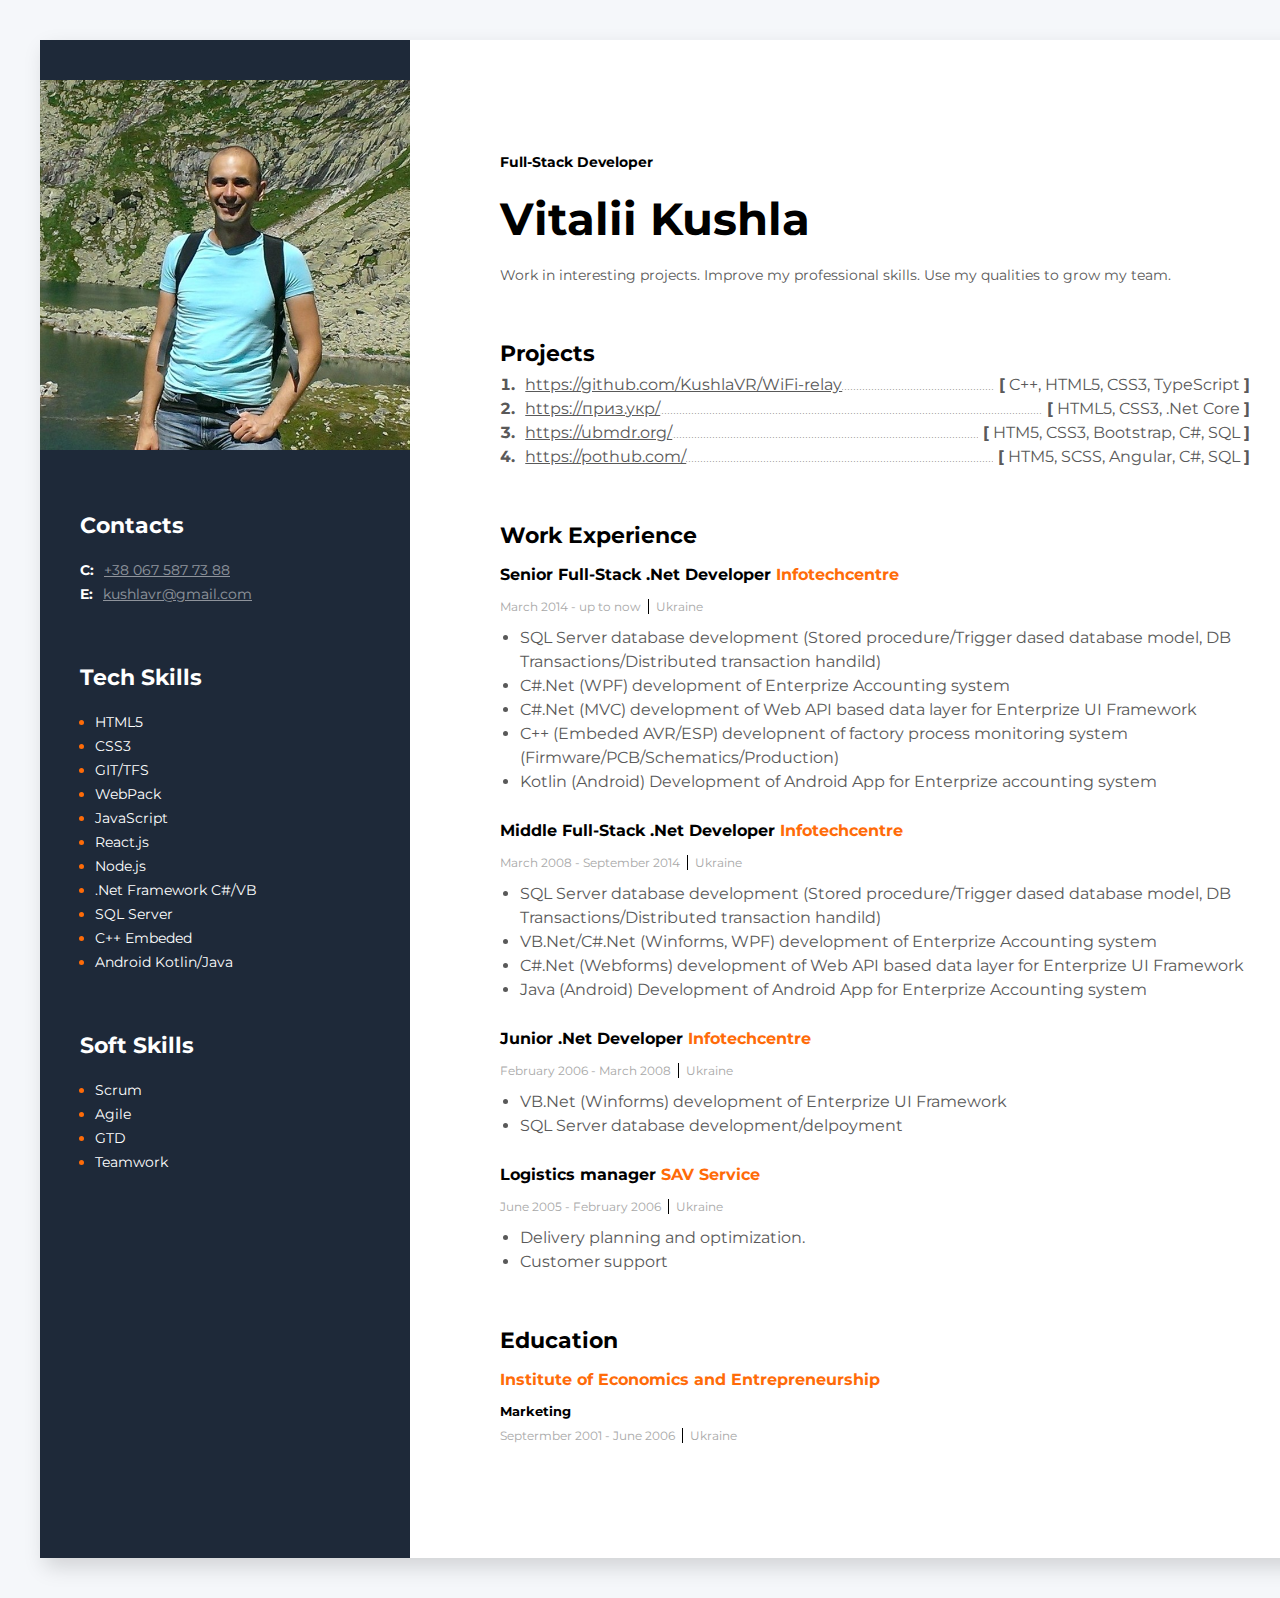
<file: index.html>
<!DOCTYPE html>
<html lang="en">

<head>
    <meta charset="UTF-8" />
    <meta name="viewport" content="width=device-width, initial-scale=1.0" />
    <meta http-equiv="X-UA-Compatible" content="ie=edge" />
    <link href="https://fonts.googleapis.com/css?family=Montserrat:400,700,900&display=swap&subset=cyrillic" rel="stylesheet">
    <link rel="stylesheet" href="css/style.css">
    <title>Vitalii Kushla: Full-Stack Developer</title>
</head>

<body>
    <!-- Main container -->
    <div class="wrapper">
        <aside class="sidebar">
            <img src="img/photo.jpg" alt="Photo - Vitalii Kushla" class="my-photo" />
            <!-- Contacts container -->
            <div class="side-block">
                <h3>Contacts</h3>
                <div><span class="type">C:</span><a href="tel:380675877388">+38 067 587 73 88</a></div>
                <div><span class="type">E:</span><a href="mailto:kushlavr@gmail.com">kushlavr@gmail.com</a></div>
            </div>
            <!-- Tech Skills container -->
            <div class="side-block">
                <h3>Tech Skills</h3>
                <ul>
                    <li><span>HTML5</span></li>
                    <li><span>CSS3</span></li>
                    <li><span>GIT/TFS</span></li>
                    <li><span>WebPack</span></li>
                    <li><span>JavaScript</span></li>
                    <li><span>React.js</span></li>
                    <li><span>Node.js</span></li>
                    <li><span>.Net Framework C#/VB</span></li>
                    <li><span>SQL Server</span></li>
                    <li><span>C++ Embeded</span></li>
                    <li><span>Android Kotlin/Java</span></li>
                </ul>
            </div>
            <!-- Soft Skills container -->
            <div class="side-block">
                <h3>Soft Skills</h3>
                <ul>
                    <li><span>Scrum</span></li>
                    <li><span>Agile</span></li>
                    <li><span>GTD</span></li>
                    <li><span>Teamwork</span></li>
                </ul>
            </div>
        </aside>

        <div class="main-container">

            <!-- About me container -->
            <div>
                <h2>Full-Stack Developer</h2>
                <h1>Vitalii Kushla</h1>
                <p>                     
                    Work in interesting projects. Improve my professional skills. Use my qualities to grow my team.
                </p>

            </div>

            <!-- Projects container -->
            <div class="container">
                <h3>Projects</h3>
                <div>
                    <ol class="projects">
                        <li><a href="https://github.com/KushlaVR/WiFi-relay" target="_blank">https://github.com/KushlaVR/WiFi-relay</a>
                            <span><b>[</b> C++, HTML5, CSS3, TypeScript <b>]</b> </span>
                        </li>
                        <li><a href="https://приз.укр/" target="_blank">https://приз.укр/</a>
                            <span><b>[</b> HTML5, CSS3, .Net Core <b>]</b></span>
                        </li>
                        <li><a href="https://ubmdr.org/" target="_blank">https://ubmdr.org/</a>
                            <span><b>[</b> HTM5, CSS3, Bootstrap, C#, SQL <b>]</b></span>
                        </li>
                        <li><a href="https://pothub.com/" target="_blank">https://pothub.com/</a>
                            <span><b>[</b> HTM5, SCSS, Angular, C#, SQL <b>]</b></span>
                        </li>
                    </ol>
                </div>
            </div>

            <!-- Work Experience container -->
            <div class="container">
                <h3>Work Experience</h3>
                <div>
                    <h4>Senior Full-Stack .Net Developer <span>Infotechcentre</span></h4>
                    <span class="date">March 2014 - up to now</span><span class="country">Ukraine</span>
                    <ul>
                        <li>SQL Server database development (Stored procedure/Trigger dased database model, DB Transactions/Distributed transaction handild)</li>
                        <li>C#.Net (WPF) development of Enterprize Accounting system</li>
                        <li>C#.Net (MVC) development of Web API based data layer for Enterprize UI Framework</li>
                        <li>C++ (Embeded AVR/ESP) developnent of factory process monitoring system (Firmware/PCB/Schematics/Production)</li>
                        <li>Kotlin (Android) Development of Android App for Enterprize accounting system</li>
                    </ul>
                </div>
                <div>
                    <h4>Middle Full-Stack .Net Developer <span>Infotechcentre</span></h4>
                    <span class="date">March 2008 - September 2014</span><span class="country">Ukraine</span>
                    <ul>
                        <li>SQL Server database development (Stored procedure/Trigger dased database model, DB Transactions/Distributed transaction handild)</li>
                        <li>VB.Net/C#.Net (Winforms, WPF) development of Enterprize Accounting system</li>
                        <li>C#.Net (Webforms) development of Web API based data layer for Enterprize UI Framework</li>
                        <li>Java (Android) Development of Android App for Enterprize Accounting system</li>
                    </ul>
                </div>

                <!-- Manager Roga & Kopyta New    -->
                <div>
                    <h4>Junior .Net Developer <span>Infotechcentre</span></h4>
                    <span class="date">February 2006 - March 2008</span><span class="country">Ukraine</span>
                    <ul>
                        <li>VB.Net (Winforms) development of Enterprize UI Framework</li>
                        <li>SQL Server database development/delpoyment</li>
                    </ul>
                </div>

                <!-- Manager Roga & Kopyta LLC    -->
                <div>
                    <h4>Logistics manager <span>SAV Service</span></h4>
                    <span class="date">June 2005 - February 2006</span><span class="country">Ukraine</span>
                    <ul>
                        <li>Delivery planning and optimization.</li>
                        <li>Customer support</li>
                    </ul>
                </div>

            </div>

            <!-- Education container -->
            <div  class="container">
                <h3>Education</h3>
                <div>
                    <h4><span>Institute of Economics and Entrepreneurship</span></h4>
                    <h5>Marketing</h5>
                    <span class="date">Septermber 2001 - June 2006</span><span class="country">Ukraine</span>
                </div>
            </div>
        </div>

    </div>

</body>

</html>
</file>
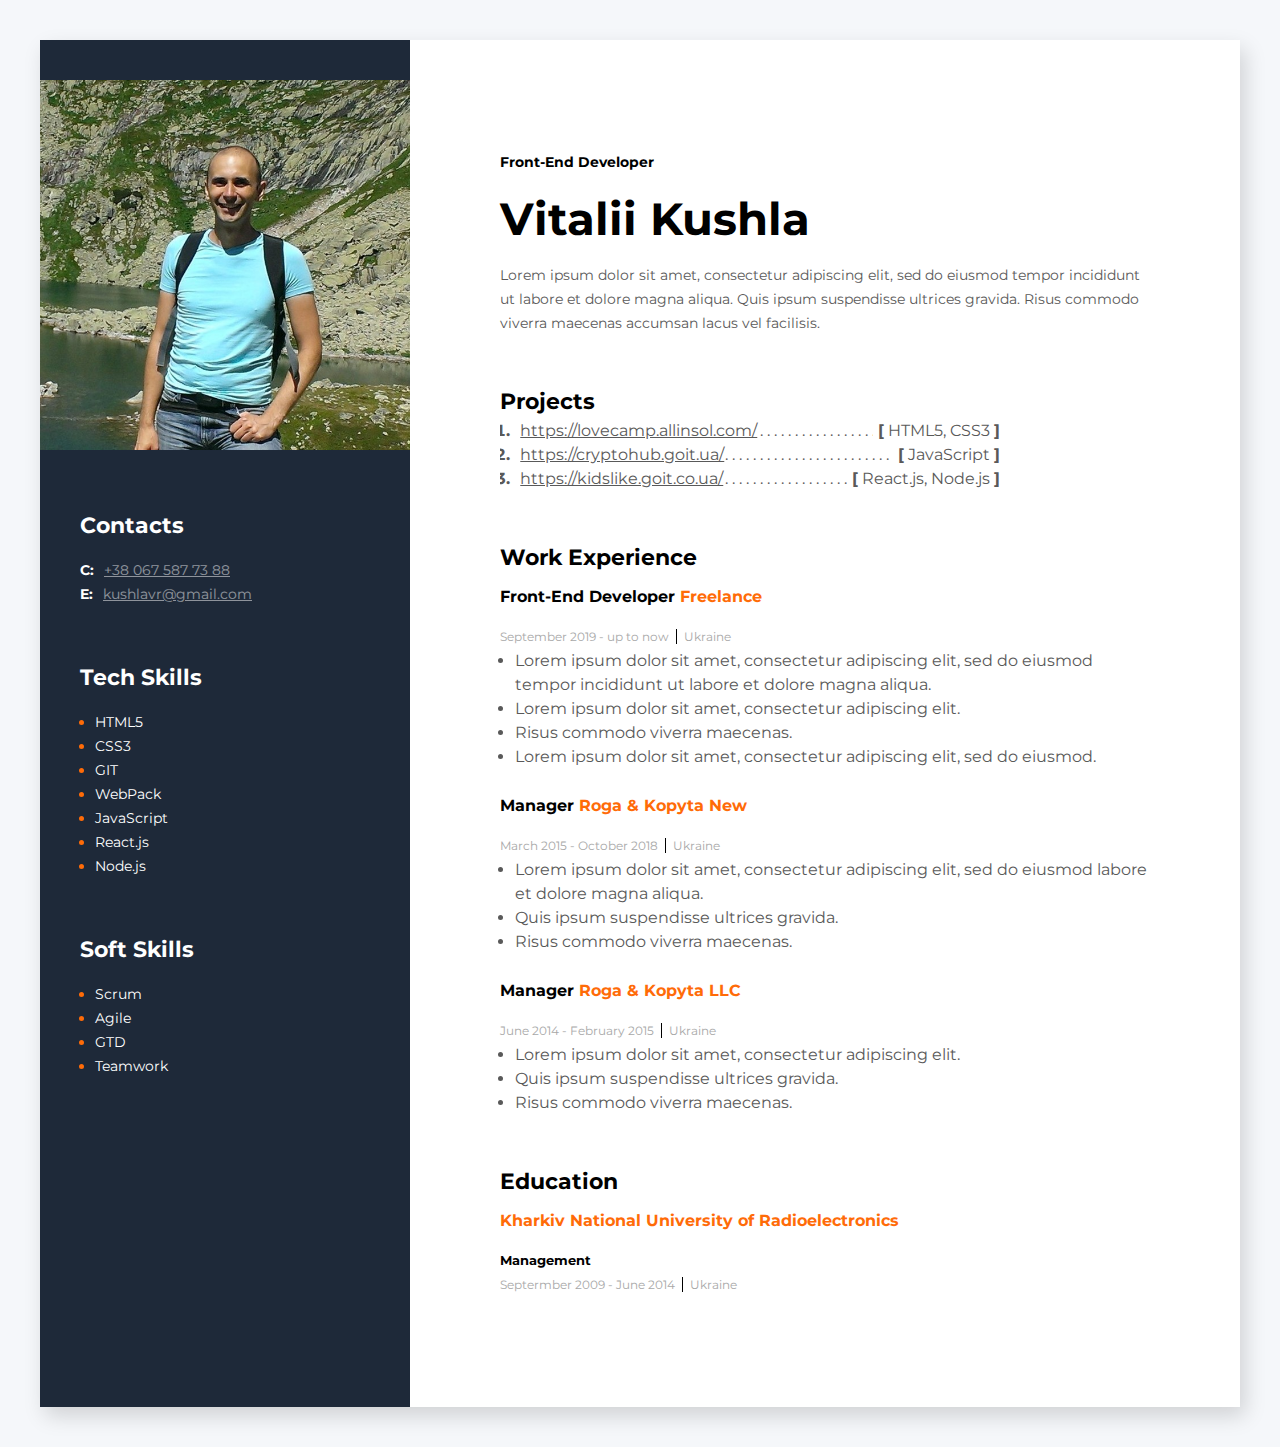
<file: Resume-project/index.html>
<!DOCTYPE html>
<html lang="en">

<head>
    <meta charset="UTF-8" />
    <meta name="viewport" content="width=device-width, initial-scale=1.0" />
    <meta http-equiv="X-UA-Compatible" content="ie=edge" />
    <link href="https://fonts.googleapis.com/css?family=Montserrat:400,700,900&display=swap&subset=cyrillic" rel="stylesheet">
    <link rel="stylesheet" href="css/style.css">
    <title>My resume</title>
</head>

<body>
    <!-- Main container -->
    <div class="wrapper">
        <aside class="sidebar">
            <img src="img/photo.jpg" alt="My photo" class="my-photo" />
            <!-- Contacts container -->
            <div class="side-block">
                <h3>Contacts</h3>
                <div><span class="type">C:</span><a href="tel:380675877388">+38 067 587 73 88</a></div>
                <div><span class="type">E:</span><a href="mailto:kushlavr@gmail.com">kushlavr@gmail.com</a></div>
            </div>
            <!-- Tech Skills container -->
            <div class="side-block">
                <h3>Tech Skills</h3>
                <ul>
                    <li><span>HTML5</span></li>
                    <li><span>CSS3</span></li>
                    <li><span>GIT</span></li>
                    <li><span>WebPack</span></li>
                    <li><span>JavaScript</span></li>
                    <li><span>React.js</span></li>
                    <li><span>Node.js</span></li>
                </ul>
            </div>
            <!-- Soft Skills container -->
            <div class="side-block">
                <h3>Soft Skills</h3>
                <ul>
                    <li><span>Scrum</span></li>
                    <li><span>Agile</span></li>
                    <li><span>GTD</span></li>
                    <li><span>Teamwork</span></li>
                </ul>
            </div>
        </aside>

        <div class="main-container">

            <!-- About me container -->
            <div>
                <h2>Front-End Developer</h2>
                <h1>Vitalii Kushla</h1>
                <p>Lorem ipsum dolor sit amet, consectetur adipiscing elit, sed do eiusmod tempor incididunt ut labore
                    et
                    dolore magna aliqua. Quis ipsum suspendisse ultrices gravida. Risus commodo viverra maecenas
                    accumsan
                    lacus vel facilisis. </p>

            </div>

            <!-- Projects container -->
            <div class="container">
                <h3>Projects</h3>
                <div>
                    <ol class="projects">
                        <li><a href="https://lovecamp.allinsol.com/">https://lovecamp.allinsol.com/</a>
                            <span><b>[</b> HTML5, CSS3 <b>]</b></span></li>
                        <li><a href="https://cryptohub.goit.ua/">https://cryptohub.goit.ua/</a>
                            <span><b>[</b> JavaScript <b>]</b> </span>
                        </li>
                        <li><a href="https://kidslike.goit.co.ua/"> https://kidslike.goit.co.ua/</a>
                            <span><b>[</b> React.js, Node.js <b>]</b></span></li>
                    </ol>
                </div>
            </div>

            <!-- Work Experience container -->
            <div class="container">
                <h3>Work Experience</h3>
                <!-- Front-End Developer Freelance  -->
                <div>
                    <h4>Front-End Developer <span>Freelance</span></h4>
                    <span class="date">September 2019 - up to now</span><span class="country">Ukraine</span>
                    <ul>
                        <li>Lorem ipsum dolor sit amet, consectetur adipiscing elit, sed do eiusmod tempor incididunt ut
                            labore et dolore magna aliqua. </li>
                        <li>Lorem ipsum dolor sit amet, consectetur adipiscing elit.</li>
                        <li>Risus commodo viverra maecenas. </li>
                        <li>Lorem ipsum dolor sit amet, consectetur adipiscing elit, sed do eiusmod. </li>
                    </ul>
                </div>

                <!-- Manager Roga & Kopyta New    -->
                <div>
                    <h4>Manager <span>Roga & Kopyta New</span></h4>
                    <span class="date">March 2015 - October 2018</span><span class="country">Ukraine</span>
                    <ul>
                        <li>Lorem ipsum dolor sit amet, consectetur adipiscing elit, sed do eiusmod labore et dolore
                            magna
                            aliqua. </li>
                        <li>Quis ipsum suspendisse ultrices gravida.</li>
                        <li>Risus commodo viverra maecenas.</li>
                    </ul>
                </div>

                <!-- Manager Roga & Kopyta LLC    -->
                <div>
                    <h4>Manager <span>Roga & Kopyta LLC</span></h4>
                    <span class="date">June 2014 - February 2015</span><span class="country">Ukraine</span>
                    <ul>
                        <li>Lorem ipsum dolor sit amet, consectetur adipiscing elit.</li>
                        <li>Quis ipsum suspendisse ultrices gravida.</li>
                        <li>Risus commodo viverra maecenas.</li>
                    </ul>
                </div>

            </div>

            <!-- Education container -->
            <div  class="container">
                <h3>Education</h3>
                <!-- Kharkiv National University of Radioelectronics   -->
                <div>
                    <h4><span>Kharkiv National University of Radioelectronics</span></h4>
                    <h5>Management</h5>
                    <span class="date">Septermber 2009 - June 2014</span><span class="country">Ukraine</span>
                </div>
            </div>
        </div>

    </div>

</body>

</html>
</file>
<file: css/style.css>
*{
    padding: 0;
    margin: 0;
    box-sizing: border-box;
}
body{
    background-color: #f5f7fa;
    padding: 40px;
    font-family: Montserrat;
}

.wrapper{
    background-color: #ffffff;
    display: flex;
    box-shadow: 5px 9px 20px rgba(0, 0, 0, 0.15);
    min-width: 1300px;
    max-width: 1500px;
    margin: 0 auto;
}

.sidebar {
    background-color: #1e2939;
    color: #ffffff;
    width: 370px;
    padding: 40px 0;
}

.my-photo{
    width: 370px;

}

.side-block{
    margin: 60px 40px 0 40px;
    font-weight: 400;
    font-size: 14px;
    line-height: 24px;
}

.side-block h3{
    font-size: 22px;
    font-weight: 700;
    margin-bottom: 20px;
}

.side-block a{
    color: #ffffff;
    font-family: Montserrat;
    opacity: 0.5;
}

.side-block .type{
    color: #ffffff;
    font-family: Montserrat;
    font-weight: 700;
    text-transform: uppercase;
    margin-right: 10px;
}

.side-block ul li{
    margin-left: 15px;
    color: #ff6b08;
}

.side-block ul li span{
    color:white;
}

/*Стилі лівого блоку class="main-container"*/
.main-container{
    padding: 110px 90px;
    color: #000000;
    line-height: 24px;
}
.main-container p{
    color: #595959;
    font-size: 14px;
    font-weight: 400;
    margin-bottom: 10px;
}
.main-container h1{
    font-size: 45px;
    font-weight: 700;
    line-height: 89px;
}
.main-container h2{
    font-size: 14px;
    font-weight: 700;
}
.main-container h3{
    font-size: 22px;
    font-weight: 700;
    margin-bottom: 5px;
}
.main-container h4{
    font-size: 16px;
    font-weight: 700;
    margin-bottom: 7px;
    margin-top: 15px;
}
.main-container h4 span{
    color: #ff6b08;
}
.main-container .container .date{
    font-size: 12px; 
    color: #a8a8a8;
    padding-right: 7px;
    border-right: 1px solid black;
    margin-top: 7px;
    margin-bottom: 7px;
}
.main-container .container .country{
    font-size: 12px; 
    color: #a8a8a8;
    padding-left: 7px;
    margin-top: 7px;
    margin-bottom: 7px;
}

.main-container .container{
    margin-top: 55px;
}

.main-container .container ul,
.main-container .container ol{
    margin-top: 7px;
    margin-bottom: 25px;
}



.main-container .container ul li{
    margin-left: 20px;
    color: #595959;
    font-weight: 400;
}

.main-container .container ol li{
    margin-left: 20px;
    color: #595959;
}

.container ol.projects{
    overflow: hidden;
    min-width: 400px;
    max-width: 800px;
    font-weight: 700;
}

.container ol.projects li::before{
    float: left;
    width: 0;
    white-space: nowrap;
    font-weight: 100;
    color: #595959;
    content: "............................................................................................................................................................................................"
}

/*Назву елемента замальовуємо фоном списку, щоб перекрити крапочки*/
.container ol.projects li a {
    padding-left: 0.33em;
    background: white;
    color: #595959;
    font-weight: 400;
}

/*Опис елемента замальовуємо фоном списку, щоб перекрити крапочки*/
.container ol.projects li span {
    float: right;
    padding-left: 0.33em;
    background: white;
    font-weight: 400;
}
</file>
<file: Resume-project/css/style.css>
*{
    padding: 0;
    margin: 0;
    box-sizing: border-box;
}
body{
    background-color: #f5f7fa;
    padding: 40px;
    font-family: Montserrat;
}

.wrapper{
    background-color: #ffffff;
    display: flex;
    box-shadow: 5px 9px 20px rgba(0, 0, 0, 0.15);
}

.sidebar {
    background-color: #1e2939;
    color: #ffffff;
    width: 370px;
    padding: 40px 0;
}

.my-photo{
    width: 370px;

}

.side-block{
    margin: 60px 40px 0 40px;
    font-weight: 400;
    font-size: 14px;
    line-height: 24px;
}

.side-block h3{
    font-size: 22px;
    font-weight: 700;
    margin-bottom: 20px;
}

.side-block a{
    color: #ffffff;
    font-family: Montserrat;
    opacity: 0.5;
}

.side-block .type{
    color: #ffffff;
    font-family: Montserrat;
    font-weight: 700;
    text-transform: uppercase;
    margin-right: 10px;
}

.side-block ul li{
    margin-left: 15px;
    color: #ff6b08;
}

.side-block ul li span{
    color:white;
}


.main-container{
    padding: 110px 90px;
    color: #000000;
    line-height: 24px;
}

.main-container p{
    color: #595959;
    font-size: 14px;
    font-weight: 400;
    margin-bottom: 10px;
}

.main-container h1{
    font-size: 45px;
    font-weight: 700;
    line-height: 89px;
}

.main-container h2{
    font-size: 14px;
    font-weight: 700;
}

.main-container h3{
    font-size: 22px;
    font-weight: 700;
    margin-bottom: 5px;
}

.main-container h4{
    font-size: 16px;
    font-weight: 700;
    margin-bottom: 15px;
    margin-top: 15px;
}

.main-container h4 span{
    color: #ff6b08;
}

.main-container .container .date{
    font-size: 12px; 
    color: #a8a8a8;
    padding-right: 7px;
    border-right: 1px solid black;
}

.main-container .container .country{
    font-size: 12px; 
    color: #a8a8a8;
    padding-left: 7px;
}

.main-container .container{
    margin-top: 55px;
}

.main-container .container ul,
.main-container .container ol{
    margin-bottom: 25px;
}



.main-container .container ul li{
    margin-left: 15px;
    color: #595959;
    font-weight: 400;
}

.main-container .container ol li{
    margin-left: 15px;
    color: #595959;
}

.container ol.projects{
    overflow: hidden;
    min-width: 400px;
    margin-right: 150px;
    font-weight: 700;
}

.container ol.projects li::before{
    float: left;
    width: 0;
    white-space: nowrap;
    font-weight: 400;
    content: ". . . . . . . . . . . . . . . . . . . . . . . . . . . . . . . . . . . . . . . . . . . . . . . . . . . . . . . . . . . . . . . . . . . . . . . . . . . . . . "
                ". . . . . . . . . . . . . . . . . . . . . . . . . . . . . . . . . . . . . . . . . . . . . . . . . . . . . . . . . . . . . . . . . . . . . . . . . . . . . . "
                ". . . . . . . . . . . . . . . . . . . . . . . . . . . . . . . . . . . . . . . . . . . . . . . . . . . . . . . . . . . . . . . . . . . . . . . . . . . . . . "
}

/*Назву елемента замальовуємо фоном списку, щоб перекрити крапочки*/
.container ol.projects li a {
    padding-left: 0.33em;
    background: white;
    color: #595959;
    font-weight: 400;
}

/*Опис елемента замальовуємо фоном списку, щоб перекрити крапочки*/
.container ol.projects li span {
    float: right;
    padding-left: 0.33em;
    background: white;
    font-weight: 400;
}
</file>
